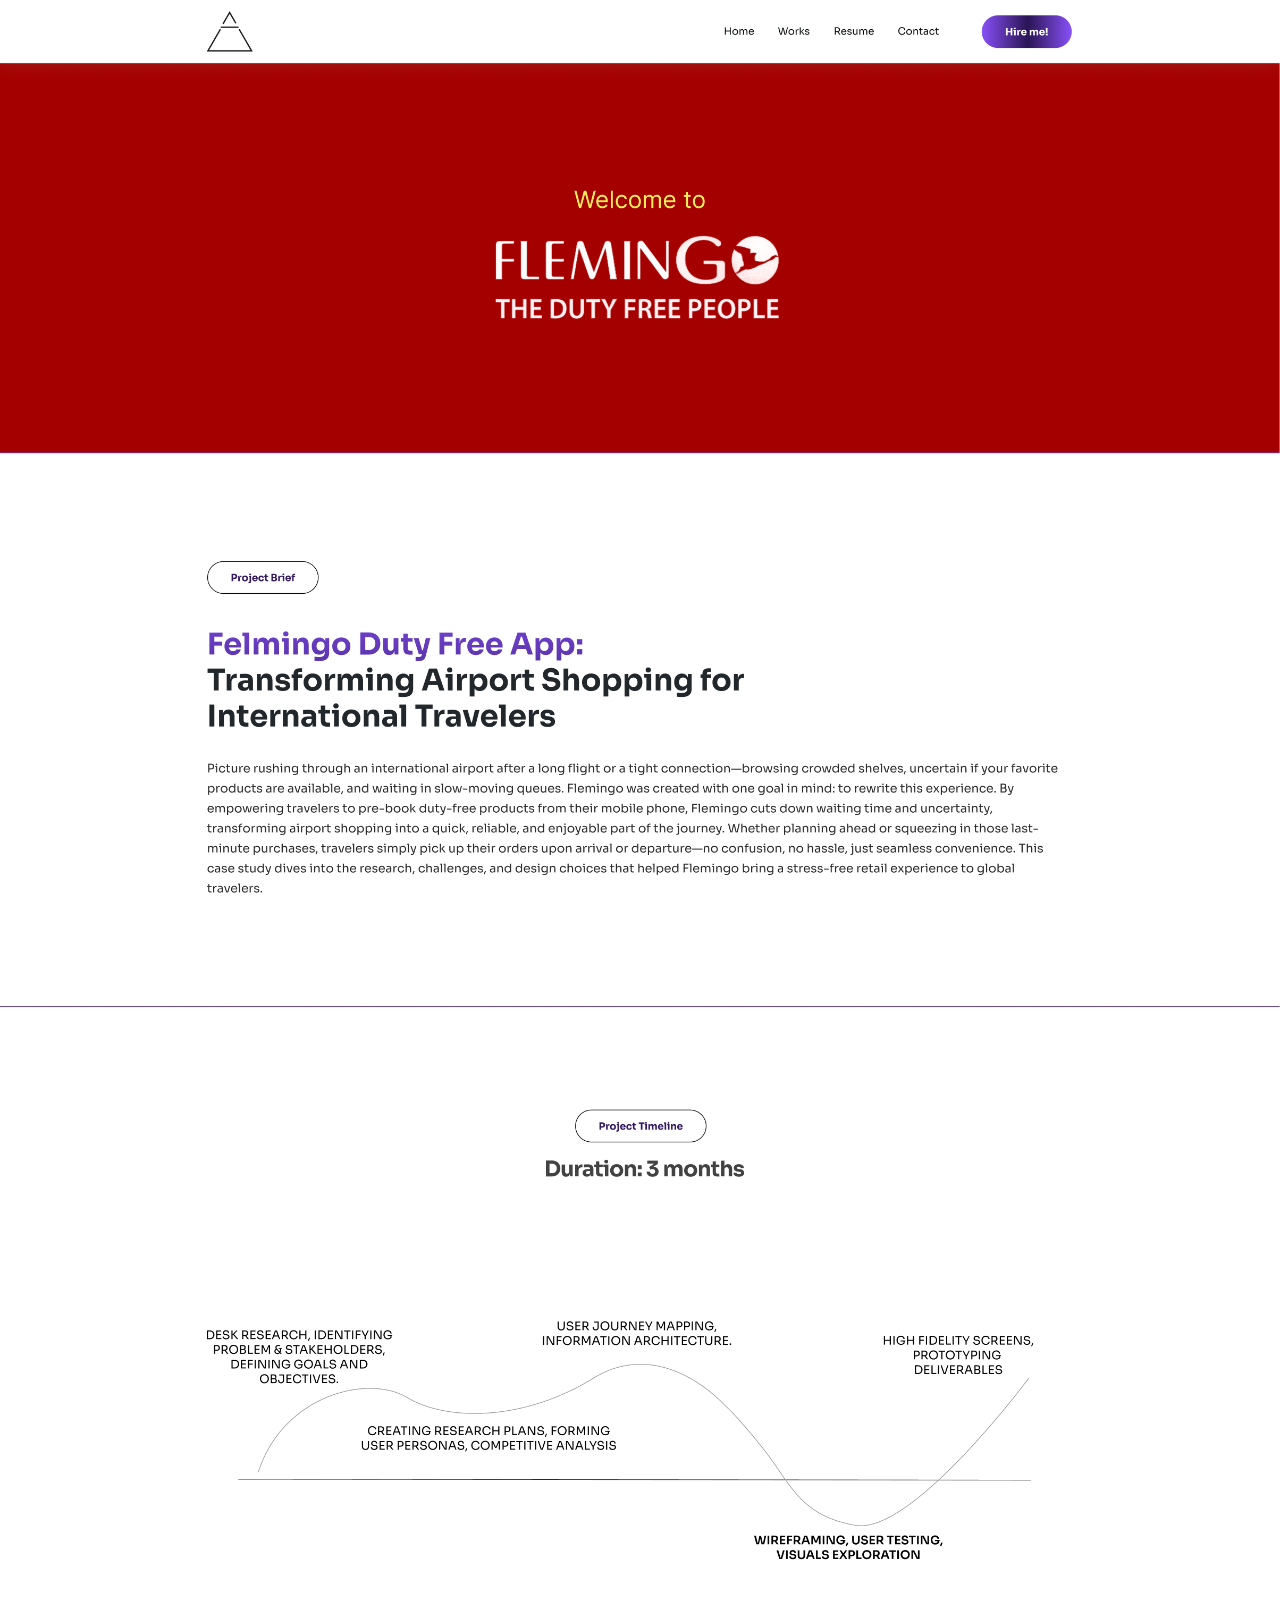
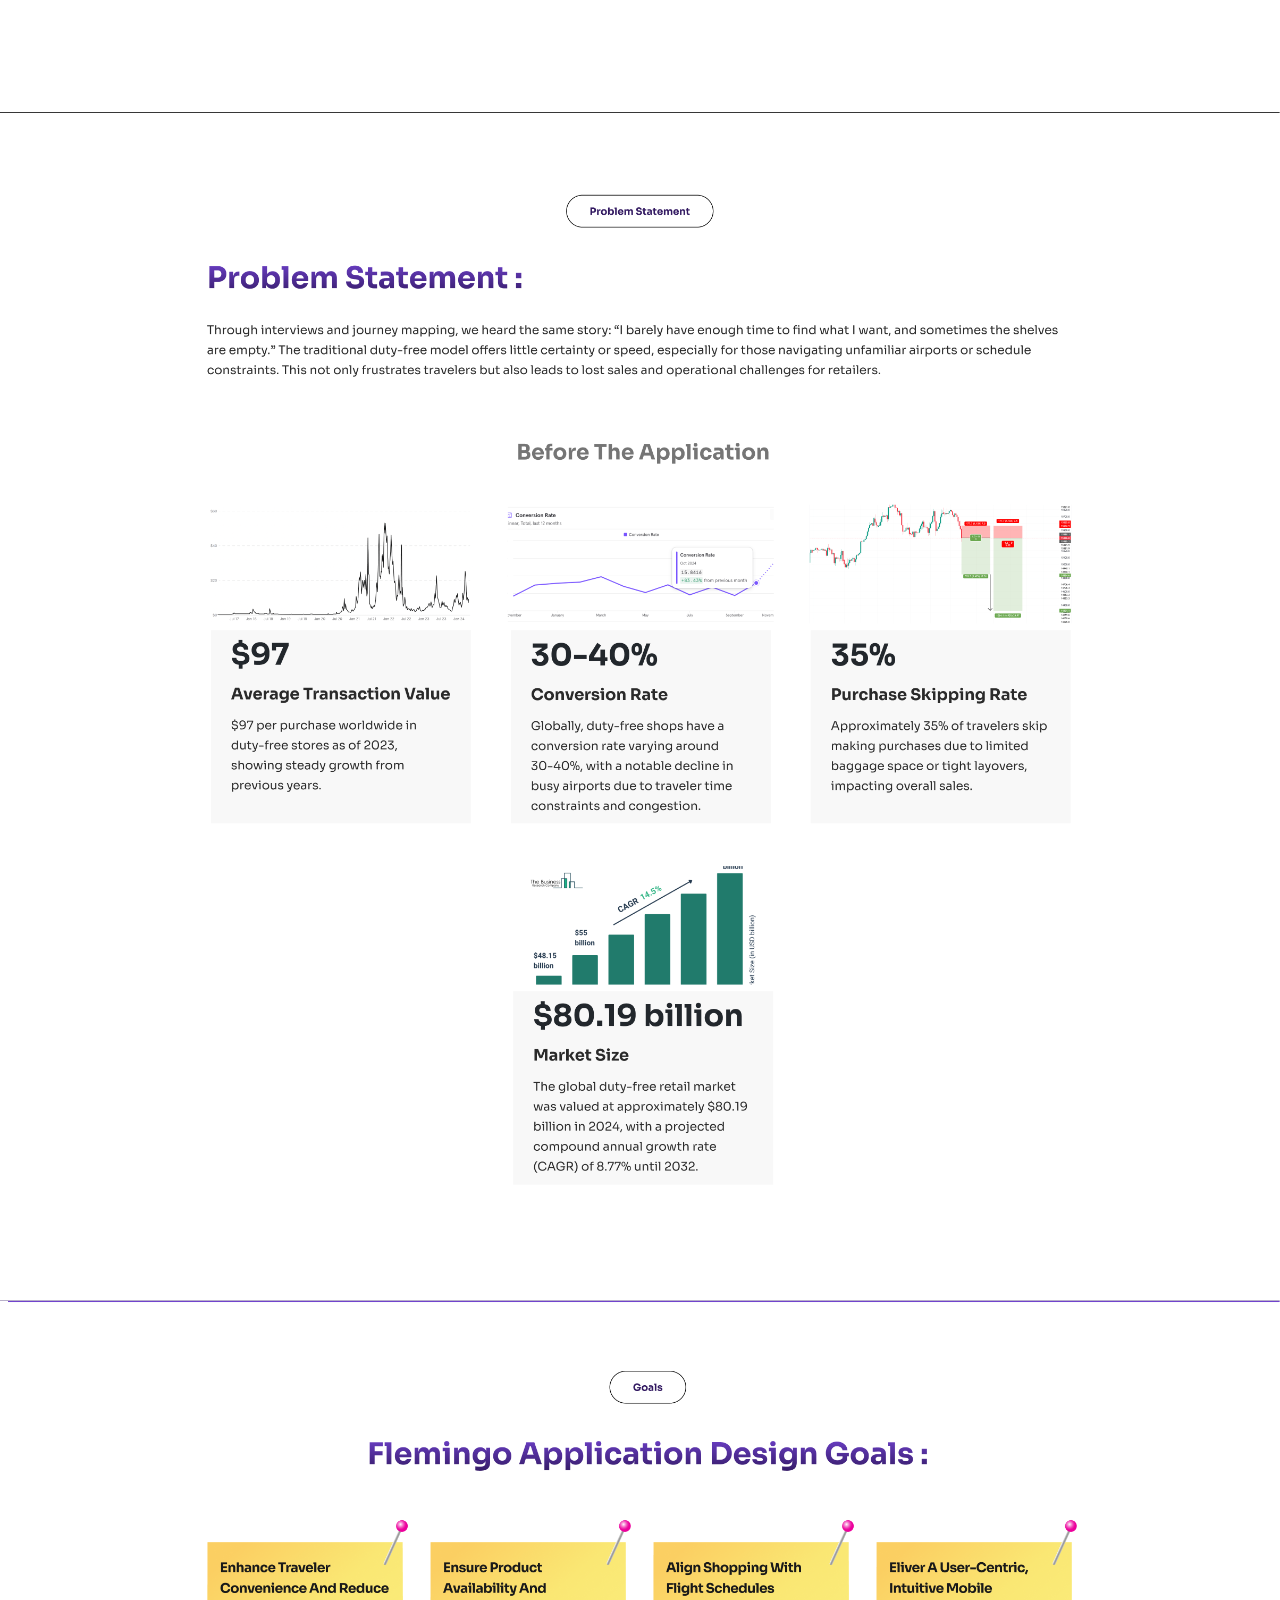
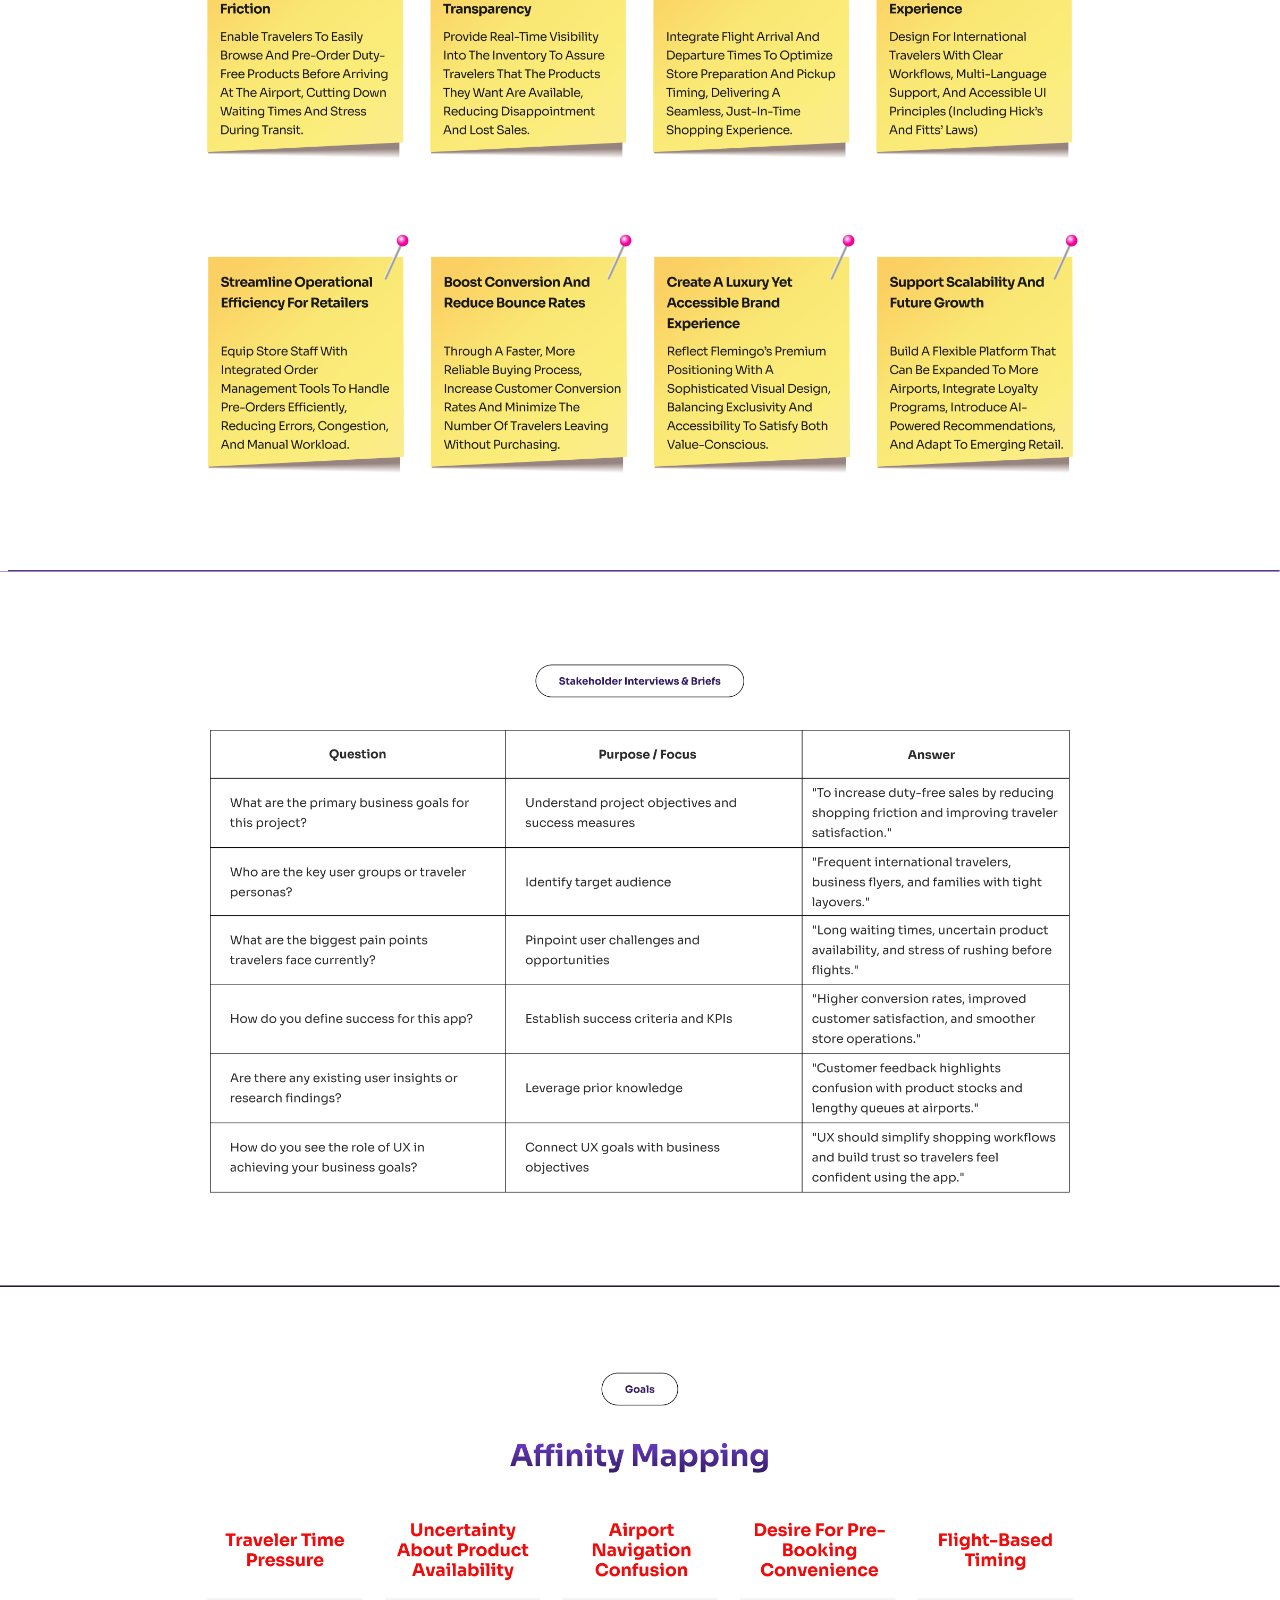
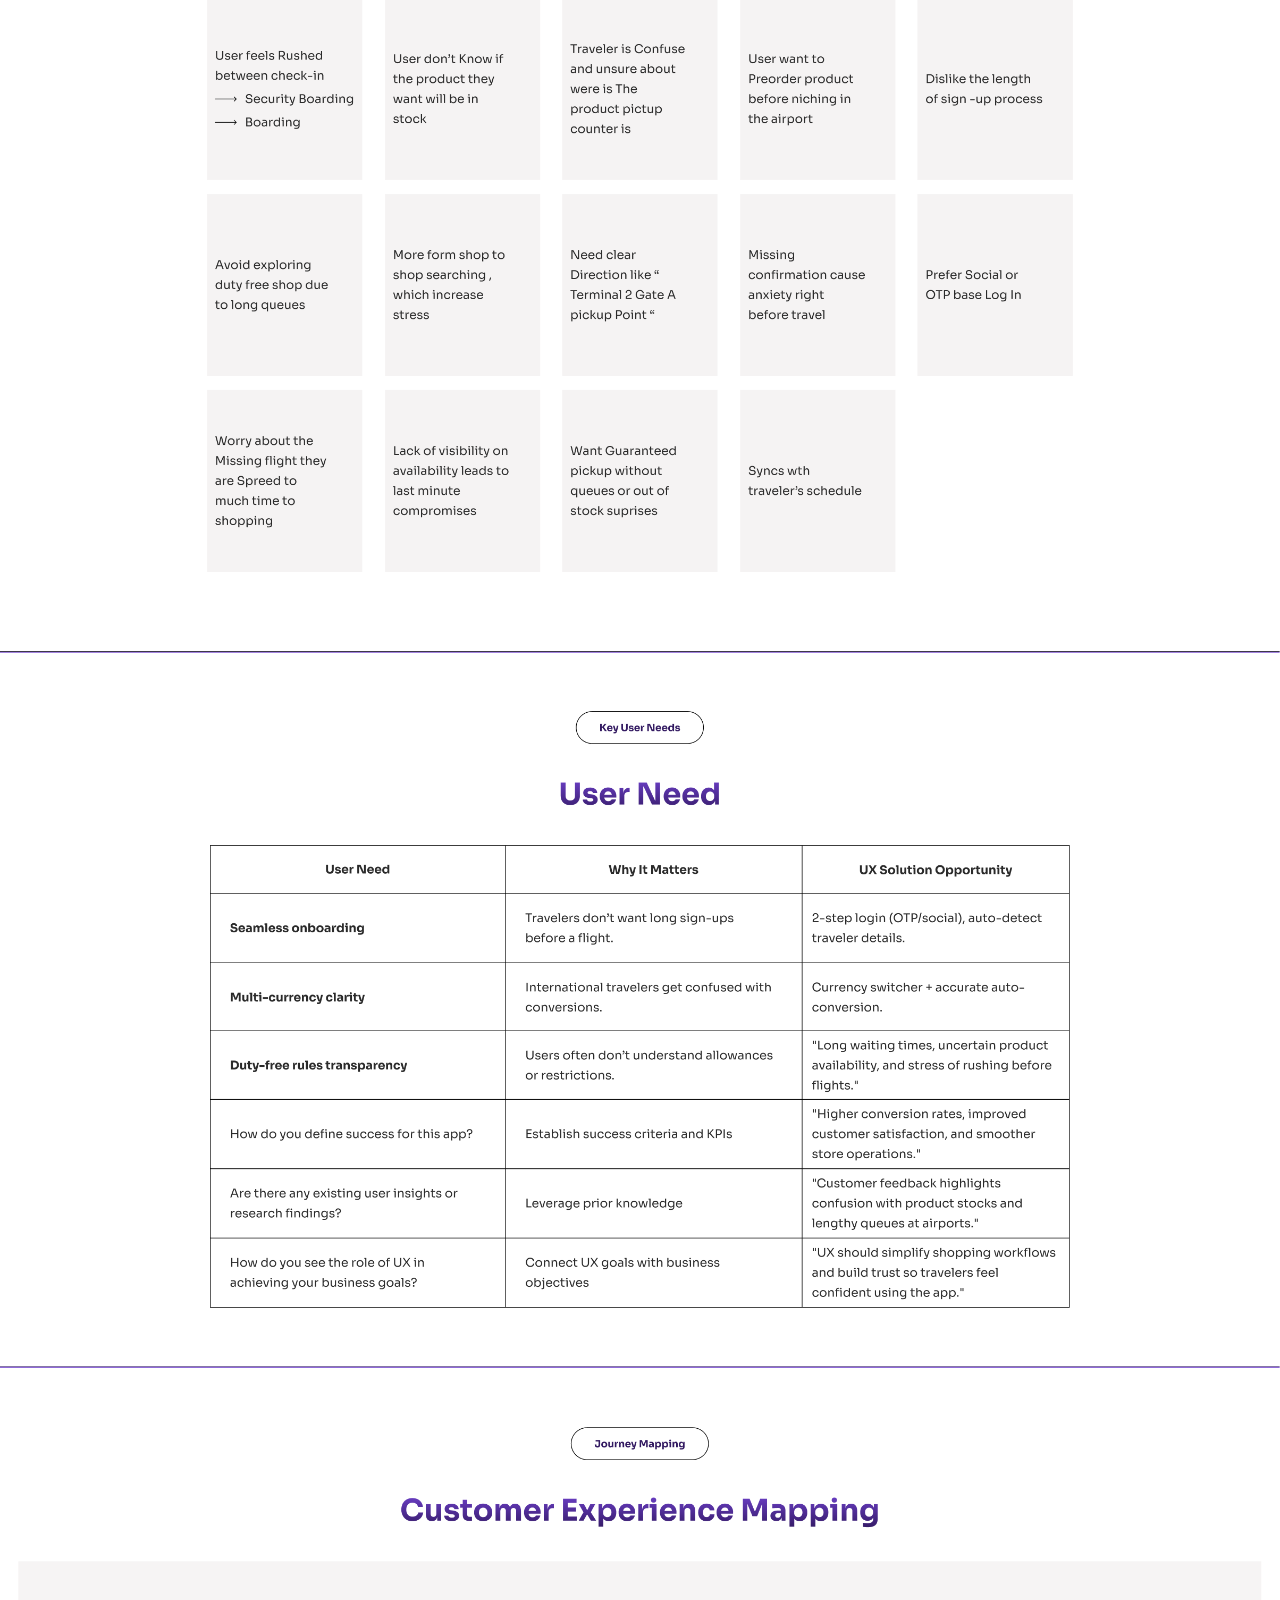
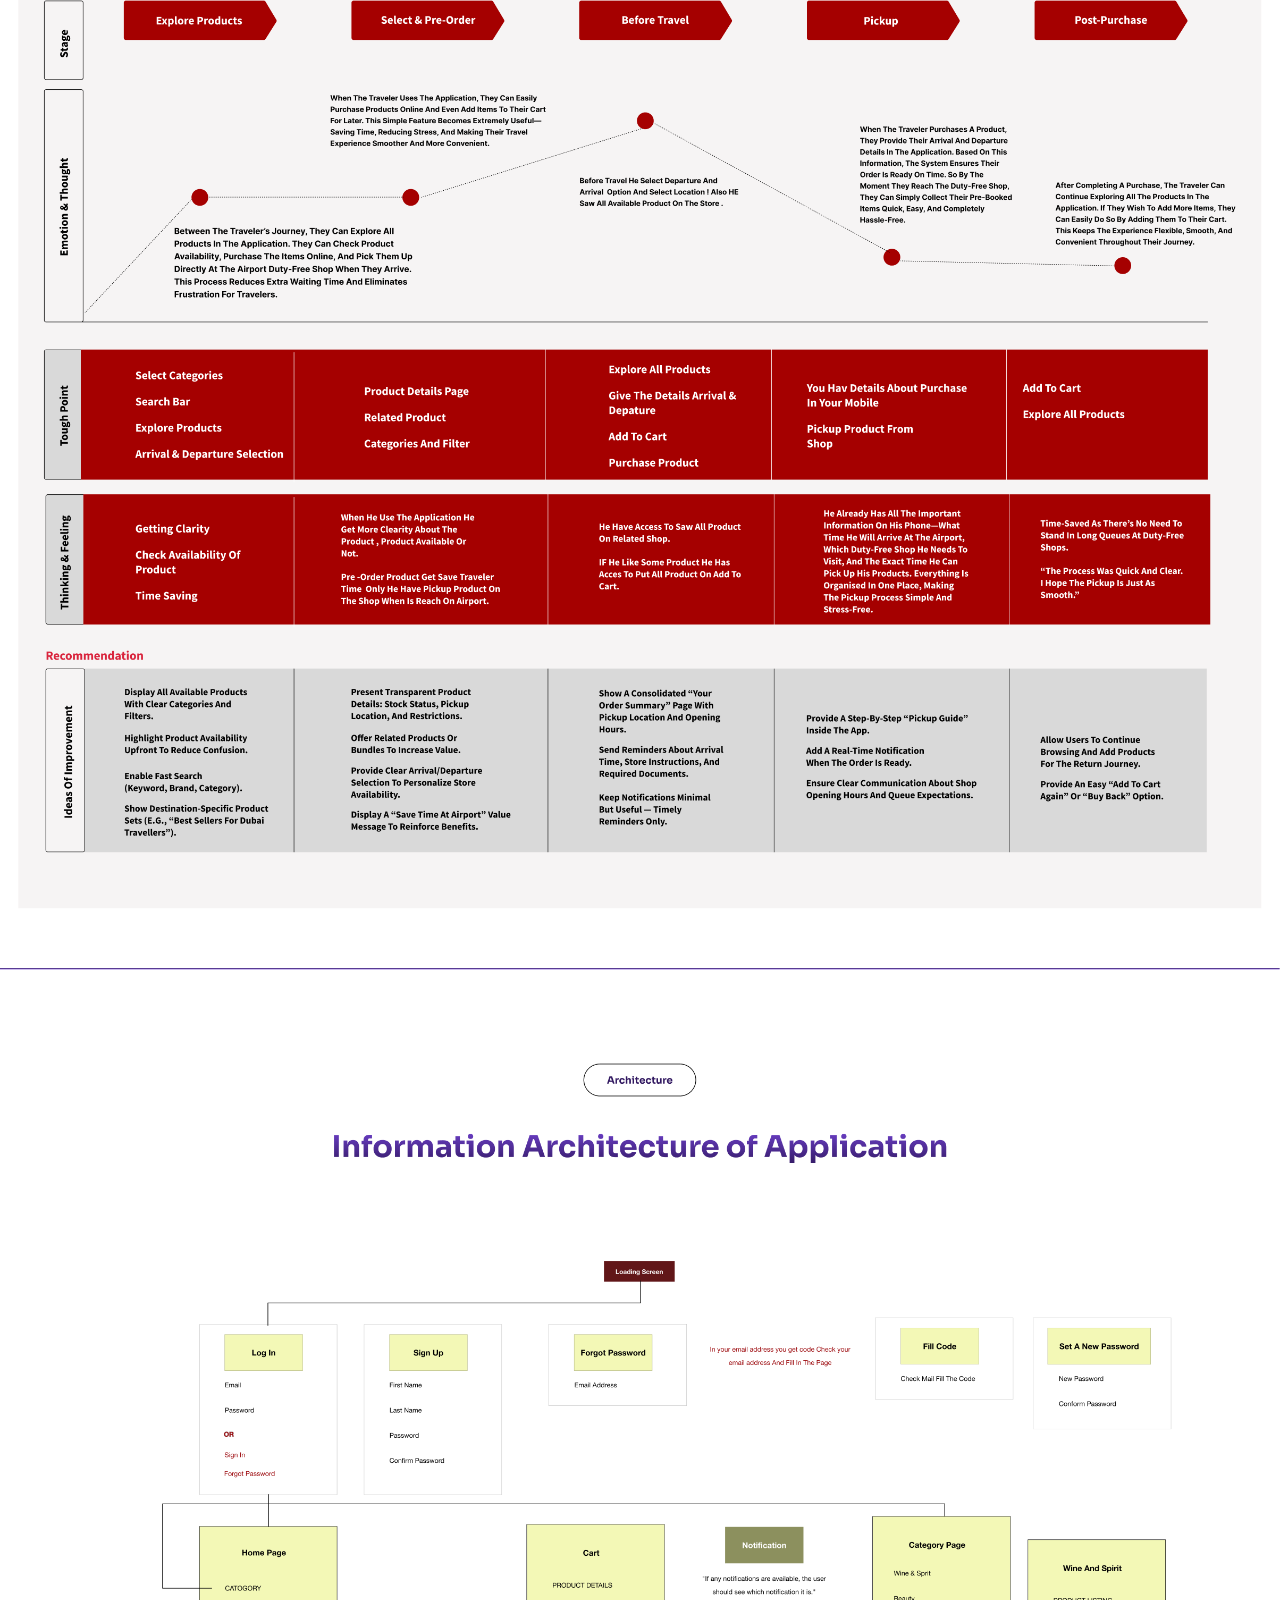
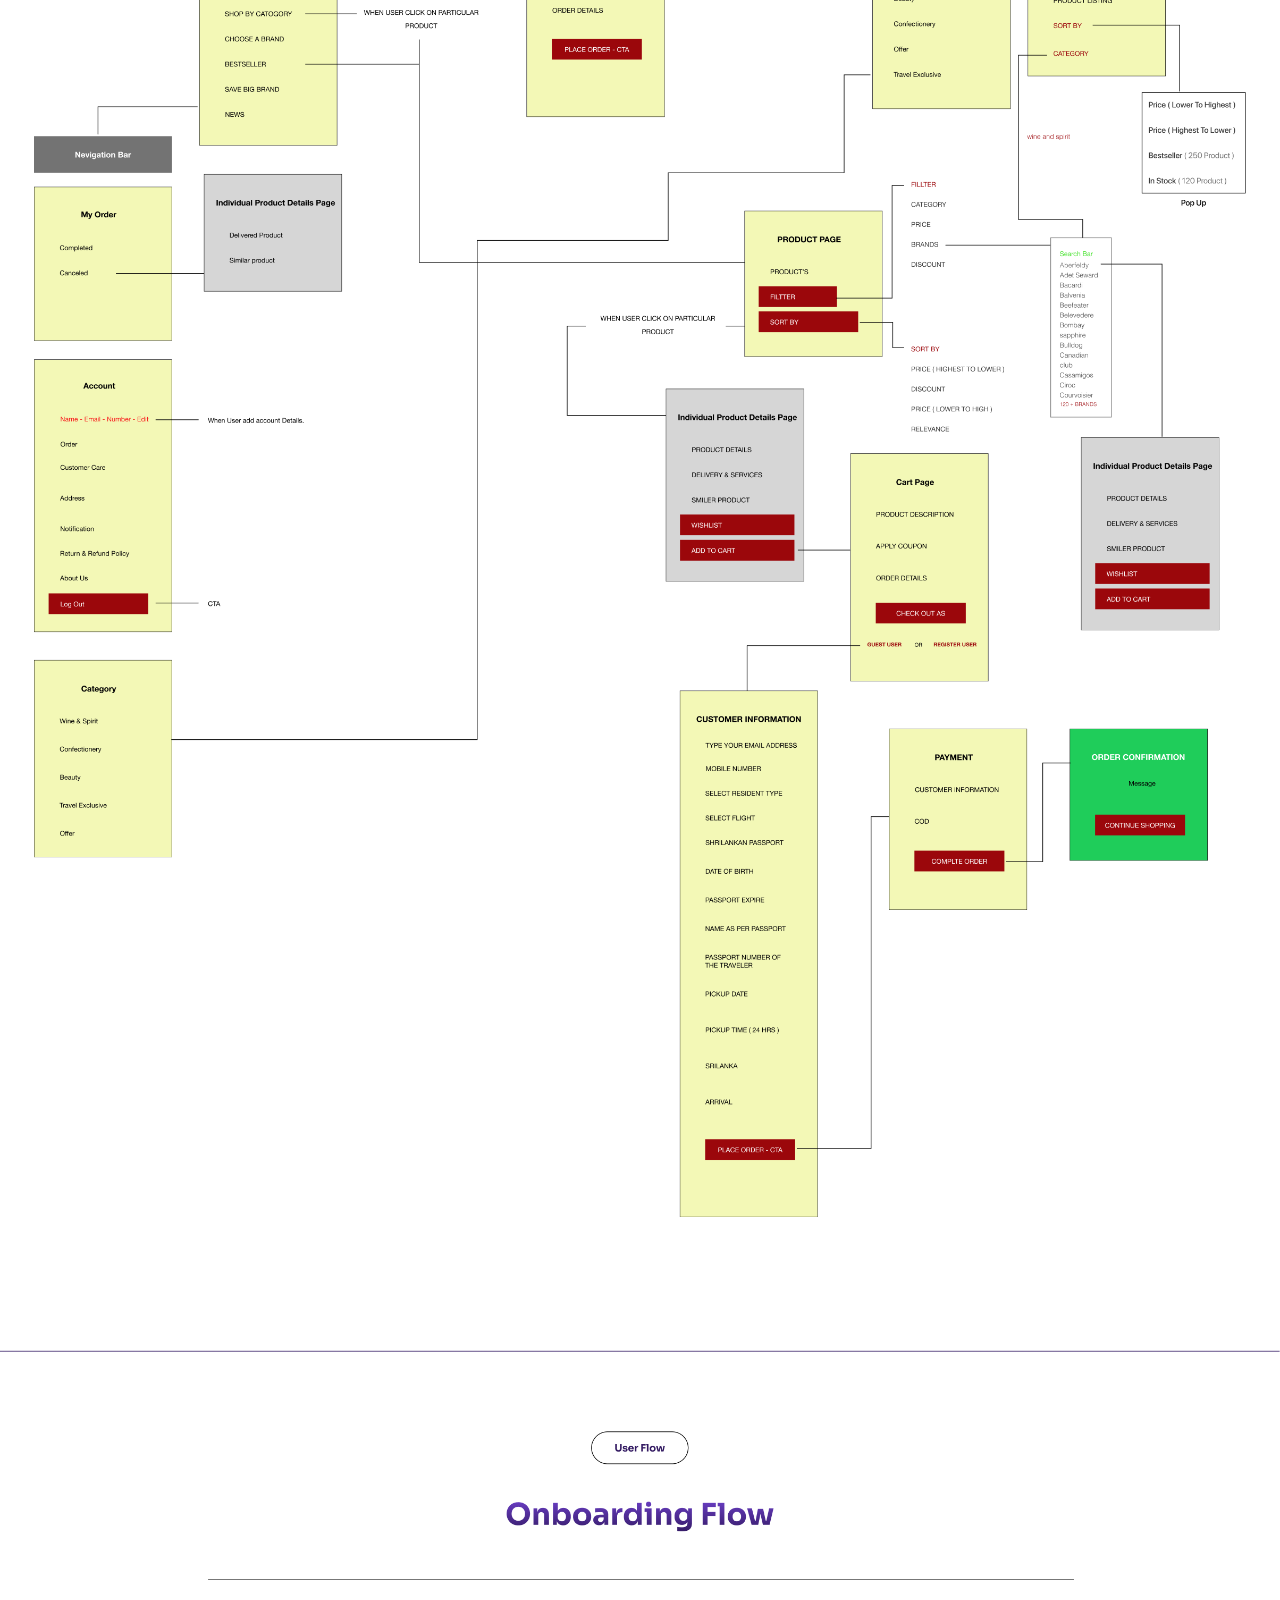
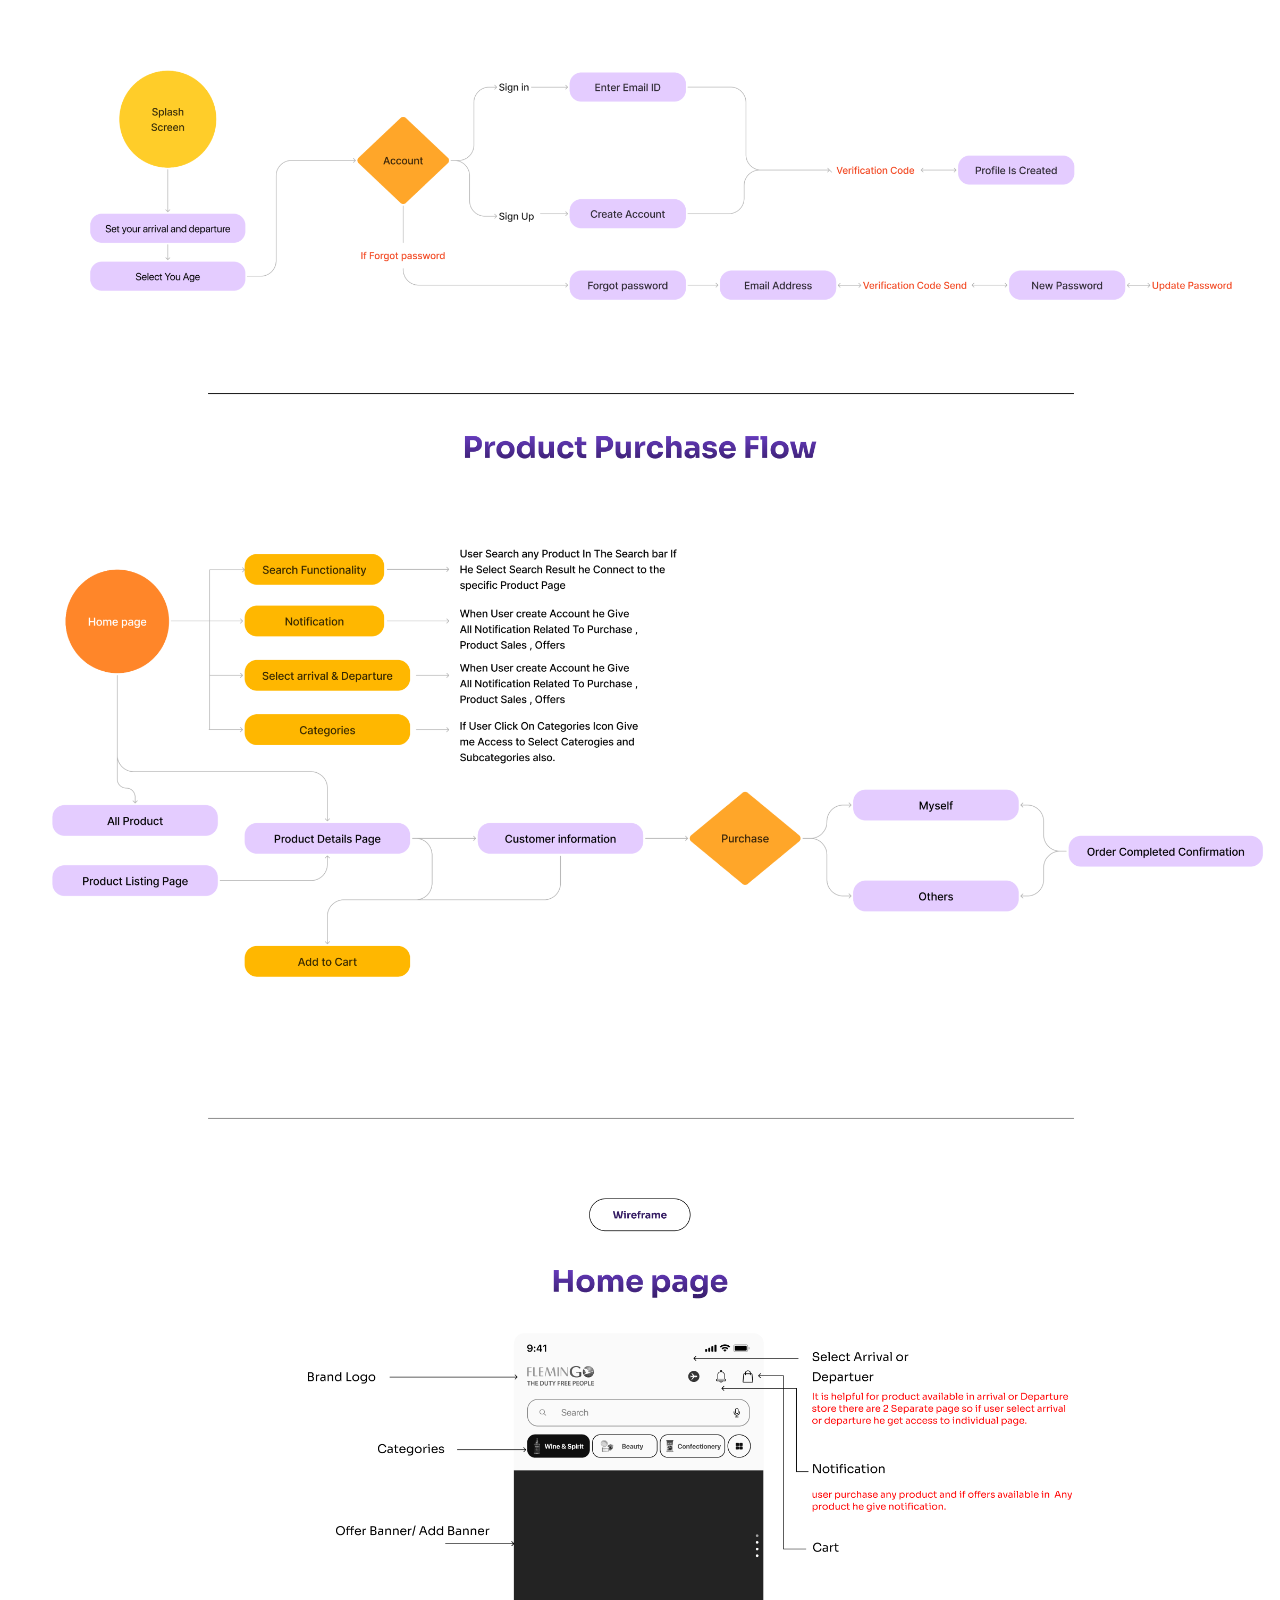
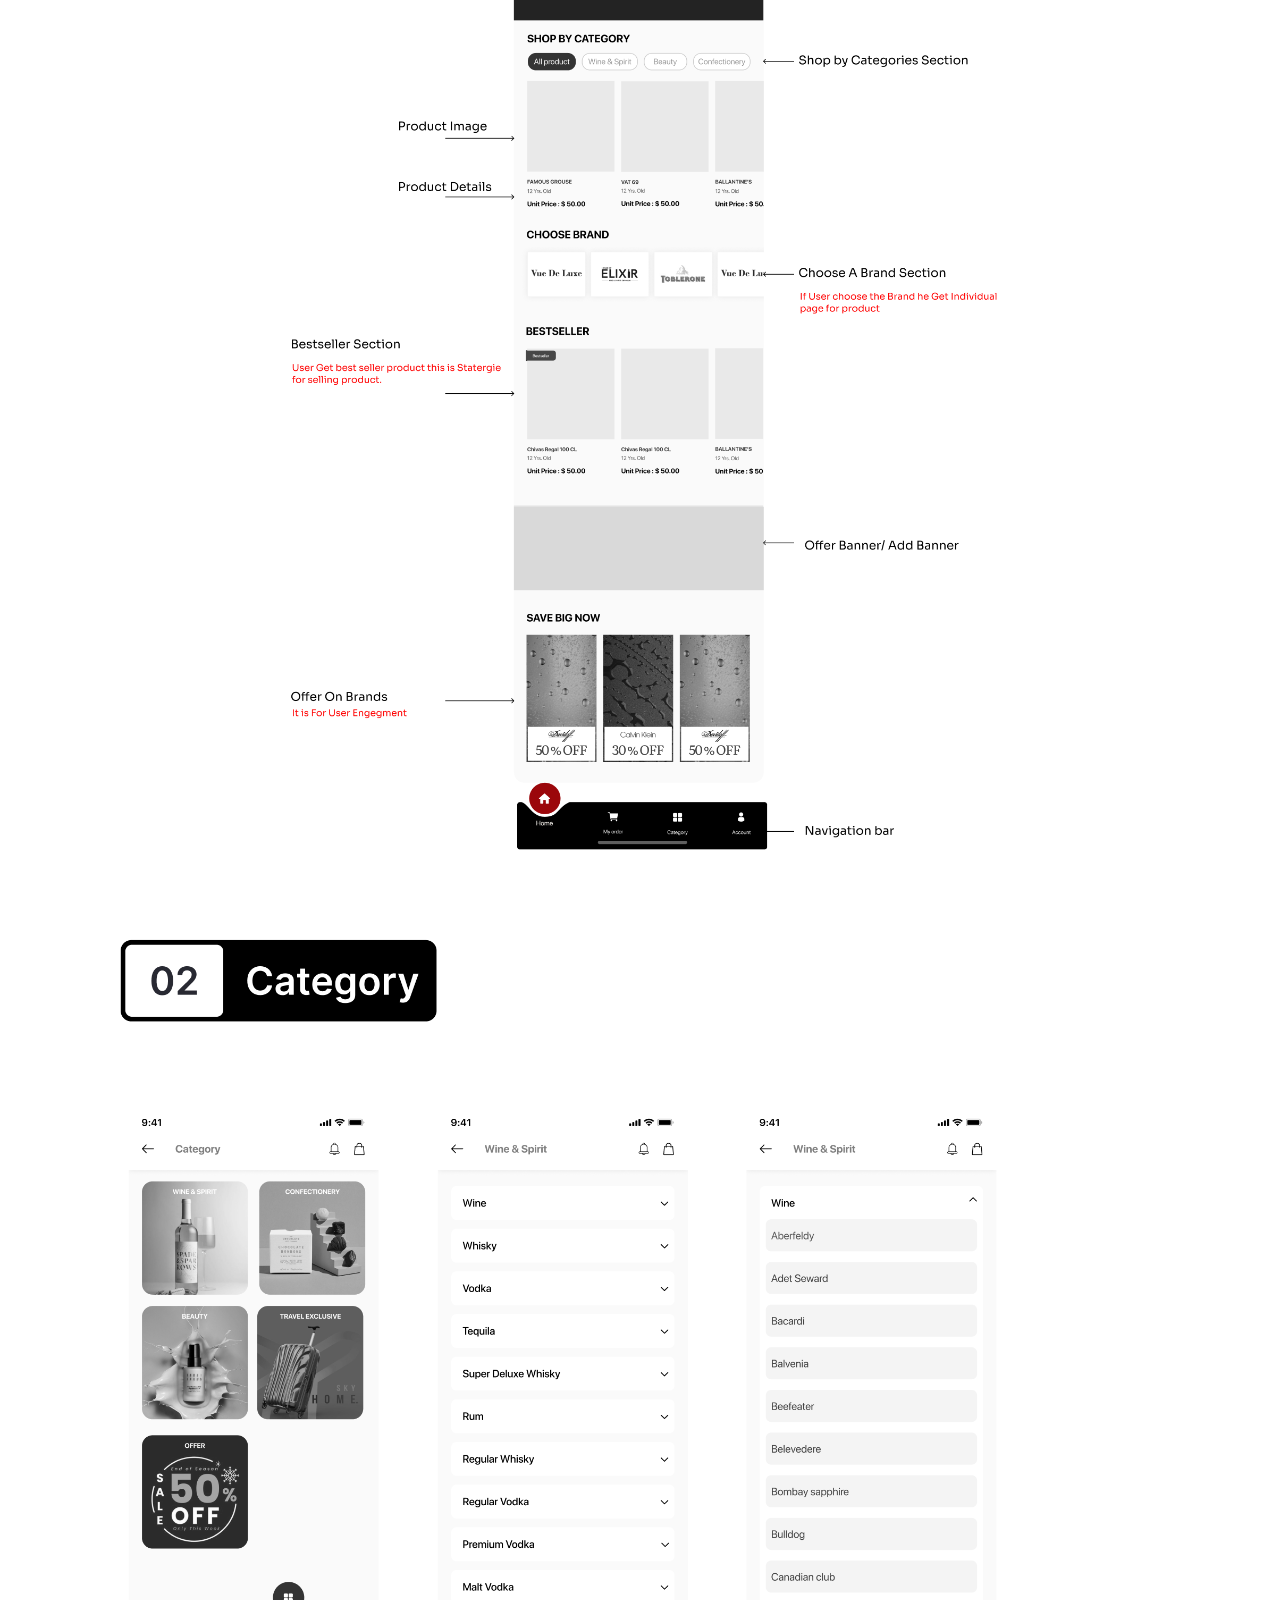
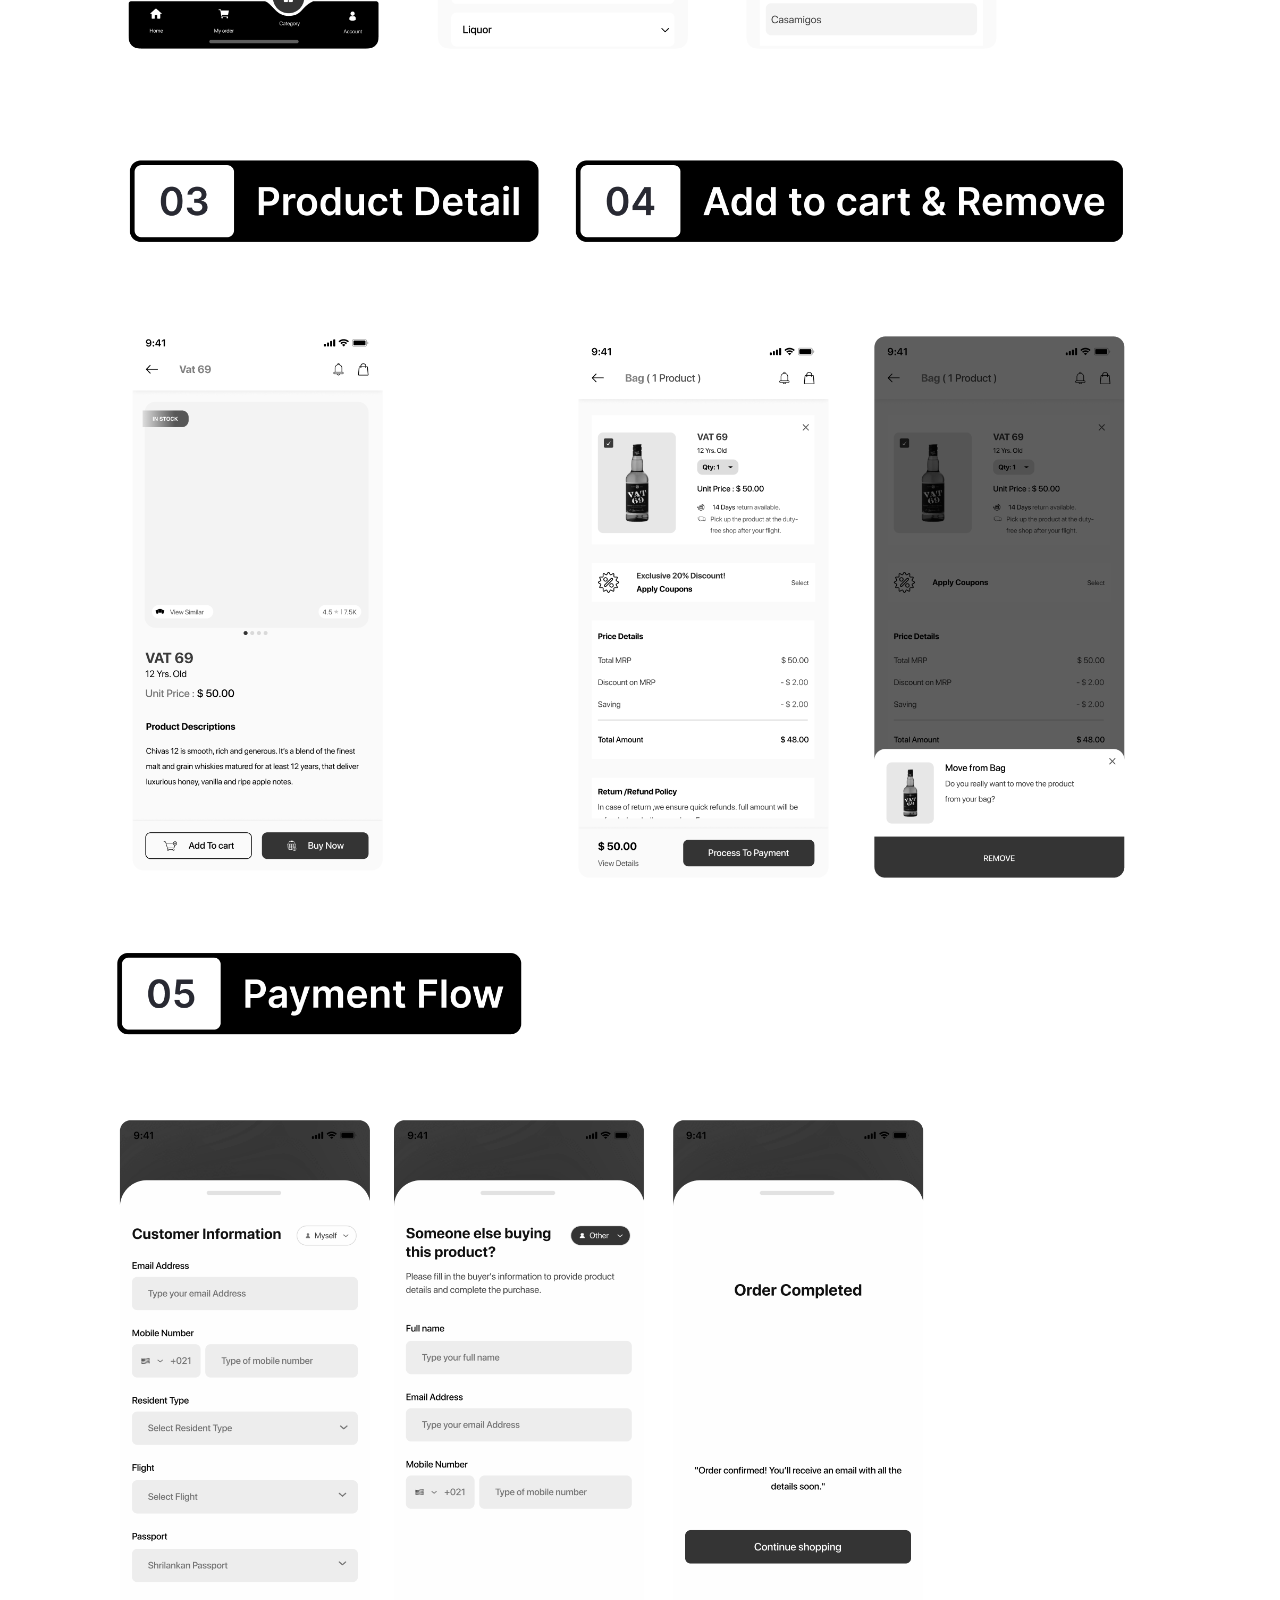
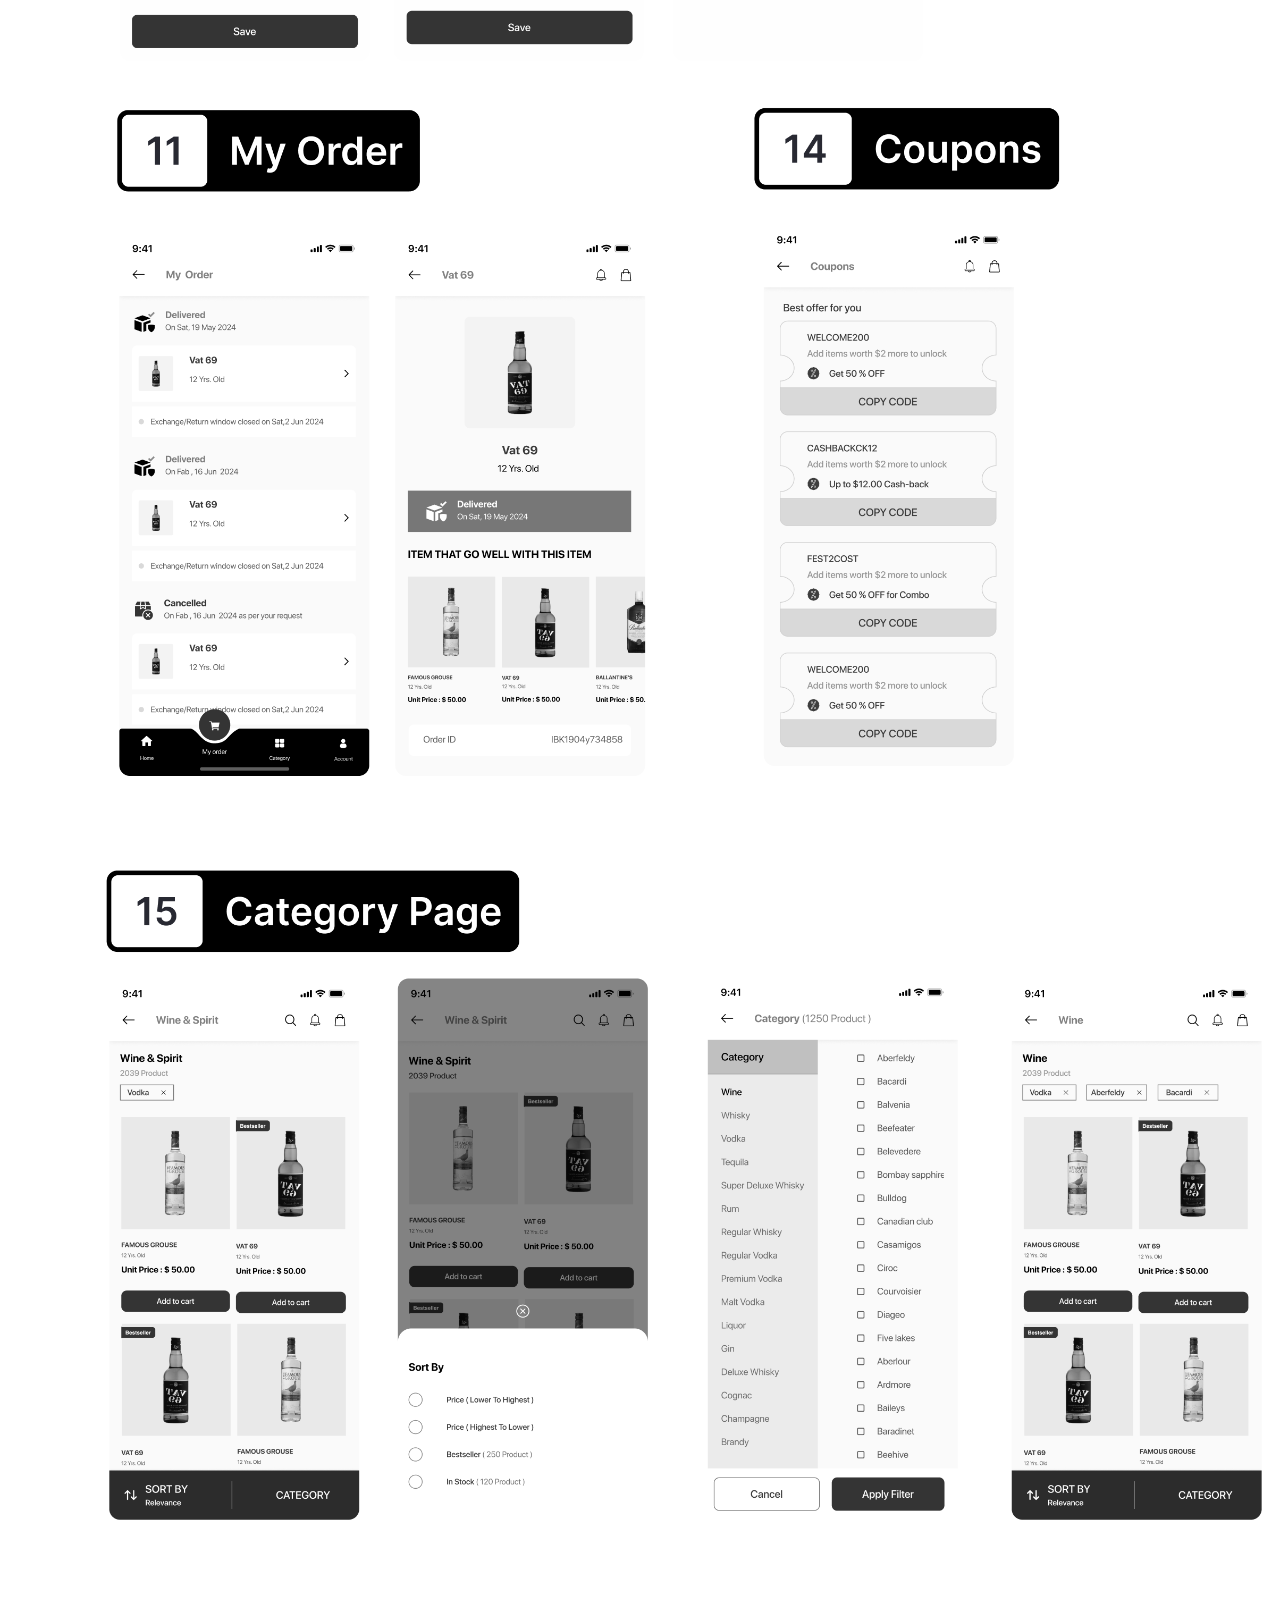
<file: felemingo.html>
<!DOCTYPE html>
<html lang="en">
<head>
    <meta charset="UTF-8">
    <meta name="viewport" content="width=device-width, initial-scale=1.0">
    <title>Felemingo</title>
    <!-- Favicon -->
    <link rel="shortcut icon" href="images/logo.svg" type="image/x-icon">
    <!-- Bootstrap 5 CSS CDN link -->
    <link href="https://cdn.jsdelivr.net/npm/bootstrap@5.0.2/dist/css/bootstrap.min.css" rel="stylesheet">
</head>
<body>
    <img src="images/felemigo.png" alt="" srcset="" class="img-fluid">

    <!-- Bootstrap 5 JS CDN link  -->
    <script src="https://cdn.jsdelivr.net/npm/@popperjs/core@2.10.2/dist/umd/popper.min.js"></script>
    <script src="https://cdn.jsdelivr.net/npm/bootstrap@5.1.3/dist/js/bootstrap.min.js"></script>
</body>
</html>
</file>
